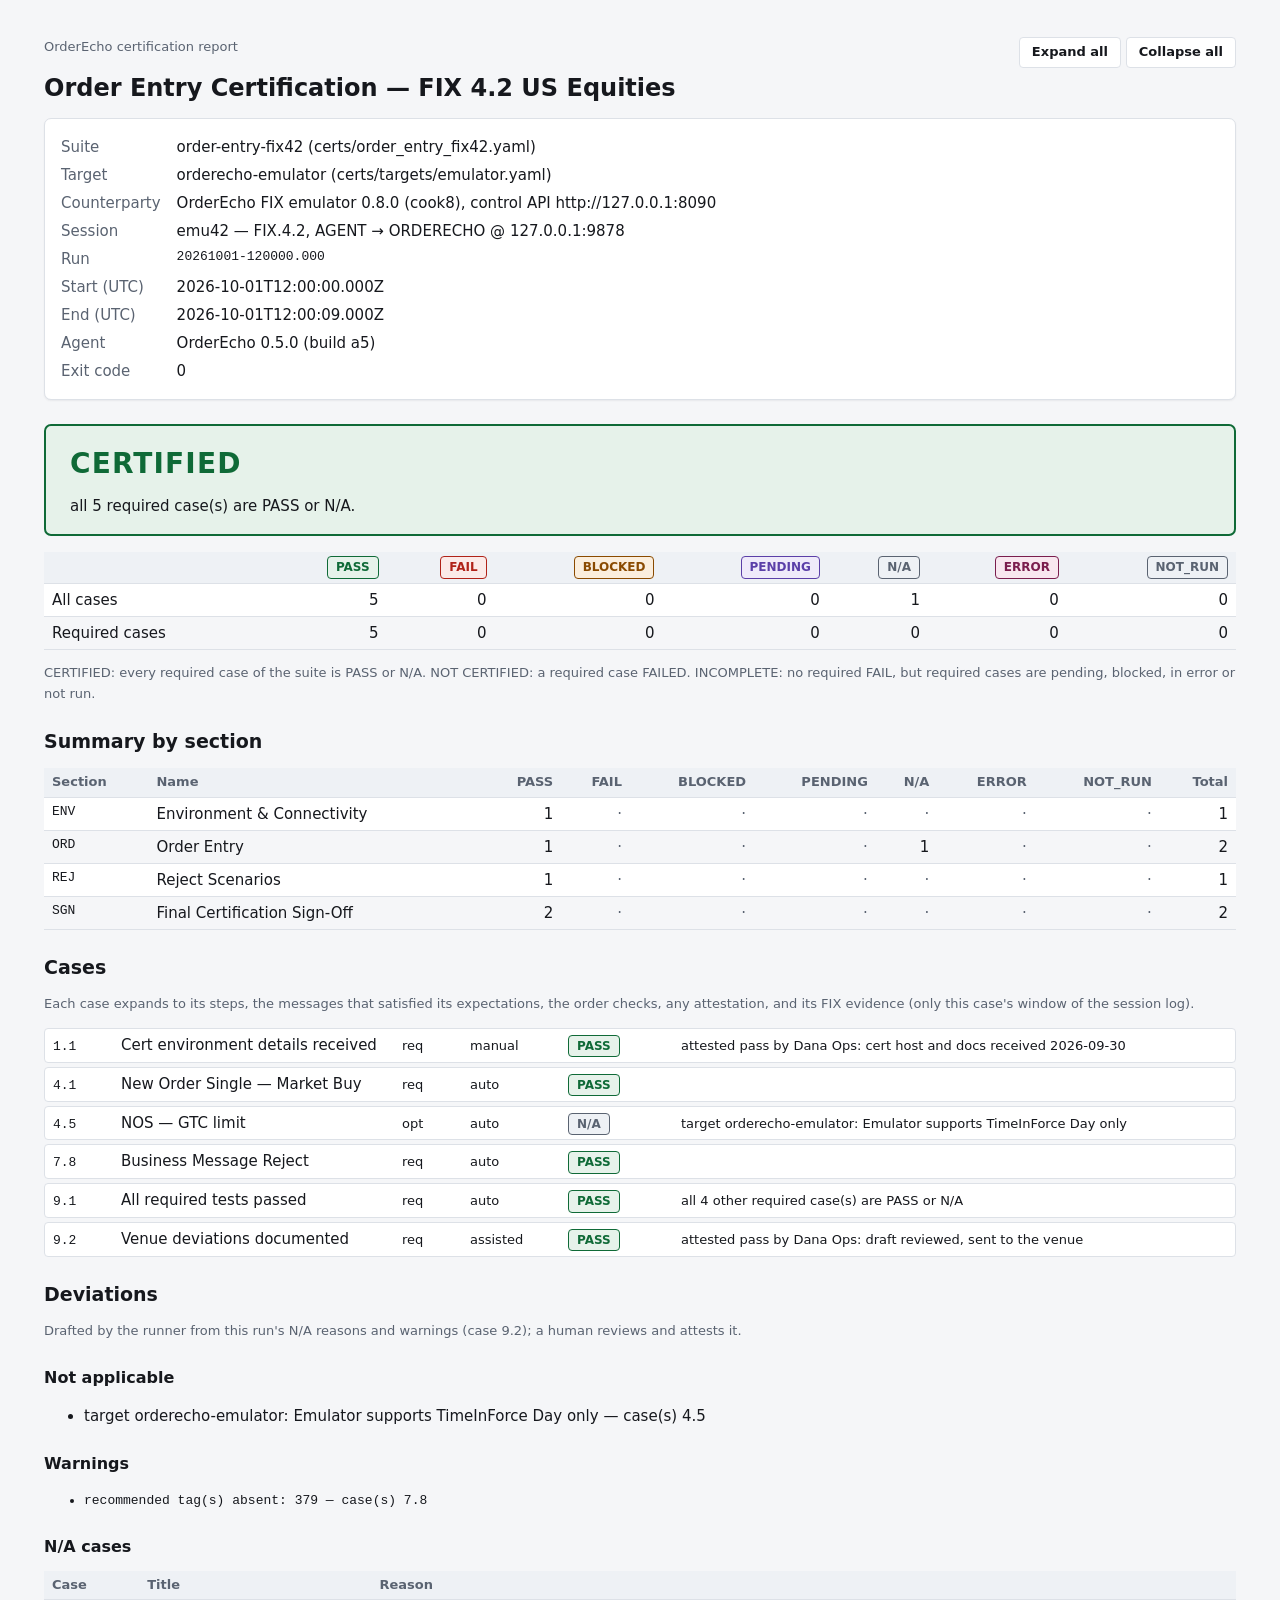
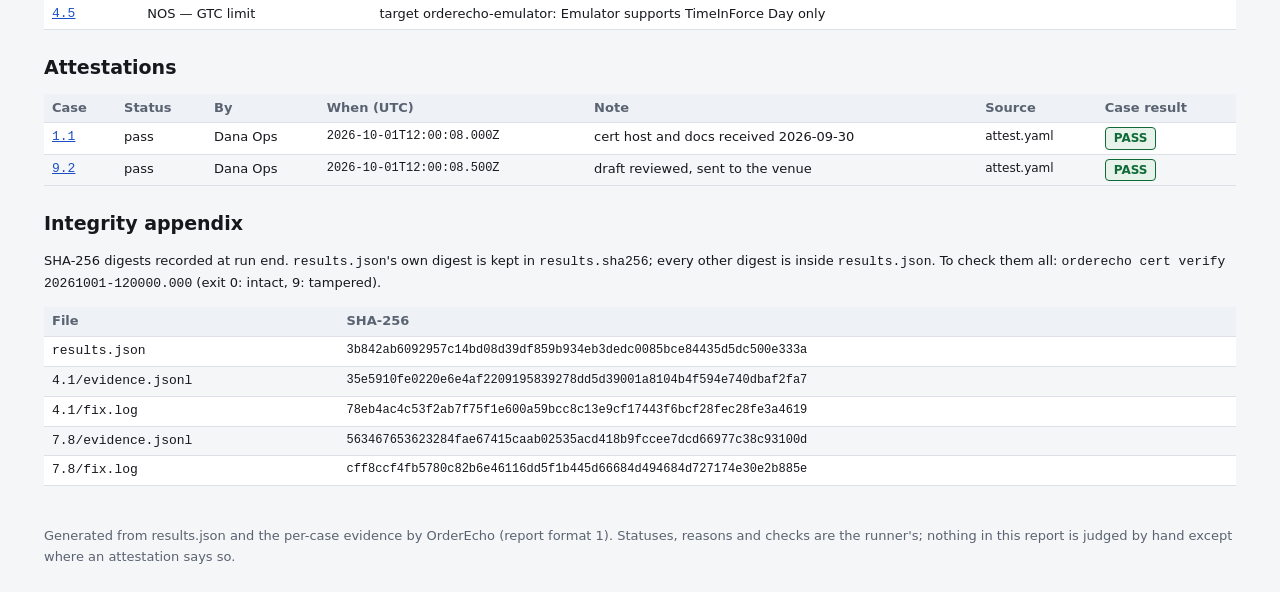
<file: internal/report/testdata/golden_report.html>
<!DOCTYPE html>
<html lang="en">
<head>
<meta charset="utf-8">
<meta name="viewport" content="width=device-width, initial-scale=1">
<title>Order Entry Certification — FIX 4.2 US Equities — CERTIFIED — run 20261001-120000.000</title>
<style>
/* OrderEcho agent -- one stylesheet for the GUI and the certification report.
 *
 * The :root block uses the same token names as the emulator's Cook 8
 * stylesheet (../OrderEchoFixEmulator/web/orderecho.css), so one design pass
 * can restyle both. Every colour, size, space and radius is a token; nothing
 * below the :root block names a colour of its own (a test enforces it).
 *
 * Fixed light theme. No external fonts, no CDNs: the GUI serves this file
 * from /assets/orderecho.css and the report inlines it.
 */

:root {
  /* --- surfaces and ink (emulator token names) ------------------------- */
  --bg: #f5f6f8;
  --surface: #ffffff;
  --surface-2: #eef1f5;
  --surface-3: #e4e8ee;
  --text: #16181d;
  --muted: #5a6371;
  --border: #dde1e7;

  /* --- one accent ------------------------------------------------------ */
  --accent: #1a4fc4;
  --accent-ink: #ffffff;
  --accent-soft: #e9eefb;

  /* --- verdicts -------------------------------------------------------- */
  --pass: #0f6a37;
  --warn: #7c5300;
  --fail: #b02218;
  --pass-soft: #e6f2ea;
  --warn-soft: #faf0dc;
  --fail-soft: #fbeae8;
  /* agent additions: the other case statuses */
  --pending: #5b3fa8;
  --pending-soft: #efeafa;
  --blocked: #8a4a00;
  --blocked-soft: #fbeedd;
  --na: #5a6371;
  --na-soft: #eef1f5;
  --error: #7a1d4d;
  --error-soft: #f8e7ef;

  /* --- FIX directions and flags ---------------------------------------- */
  --in: #0a5f8f;
  --out: #454f5c;
  --disc: #7a3d8f;
  --flag: #7c5300;
  --fill: #0f6a37;

  /* --- type ------------------------------------------------------------ */
  --font-sans: system-ui, -apple-system, "Segoe UI", Roboto, "Helvetica Neue",
               Arial, sans-serif;
  --font-mono: ui-monospace, SFMono-Regular, "SF Mono", Menlo, Consolas,
               "Liberation Mono", monospace;
  --size-base: 15px;
  --size-small: 13px;
  --size-tiny: 12px;
  --size-code: 13px;
  --line: 1.6;
  --line-tight: 1.45;

  /* --- space and shape ------------------------------------------------- */
  --s1: 4px;
  --s2: 8px;
  --s3: 12px;
  --s4: 16px;
  --s5: 24px;
  --s6: 40px;
  --radius: 7px;
  --radius-sm: 4px;

  /* --- measure --------------------------------------------------------- */
  --content: 860px;
  --sidebar: 220px;
  --wide: 1240px;

  --shadow: 0 1px 2px rgba(16, 20, 30, 0.06);
  --shadow-lifted: 0 8px 28px rgba(16, 20, 30, 0.16);
  --scrim: rgba(16, 20, 30, 0.35);
}

/* ---------------------------------------------------------------- reset */

*, *::before, *::after { box-sizing: border-box; }
html { -webkit-text-size-adjust: 100%; }
body {
  margin: 0;
  background: var(--bg);
  color: var(--text);
  font-family: var(--font-sans);
  font-size: var(--size-base);
  line-height: var(--line);
}
a { color: var(--accent); }
h1, h2, h3, h4 { line-height: var(--line-tight); margin: var(--s5) 0 var(--s3); }
h1 { font-size: 24px; }
h2 { font-size: 19px; }
h3 { font-size: 16px; }
code, pre, .mono { font-family: var(--font-mono); font-size: var(--size-code); }
small, .muted { color: var(--muted); }
.small { font-size: var(--size-small); }
.tiny { font-size: var(--size-tiny); }

/* ---------------------------------------------------------------- shell */

.shell { display: grid; grid-template-columns: var(--sidebar) 1fr; min-height: 100vh; }
.sidebar {
  background: var(--surface);
  border-right: 1px solid var(--border);
  padding: var(--s4) var(--s3);
  position: sticky; top: 0; height: 100vh;
}
.brand { font-weight: 700; padding: 0 var(--s2) var(--s4); }
.brand small { display: block; font-weight: 400; }
.nav a {
  display: block; padding: var(--s2) var(--s3); border-radius: var(--radius-sm);
  color: var(--text); text-decoration: none; margin-bottom: 2px;
}
.nav a:hover { background: var(--surface-2); }
.nav a.active { background: var(--accent-soft); color: var(--accent); font-weight: 600; }
.nav .conn { margin-top: var(--s5); padding: 0 var(--s3); font-size: var(--size-tiny); color: var(--muted); }
.content { padding: var(--s4) var(--s5) var(--s6); min-width: 0; max-width: var(--wide); }

/* ---------------------------------------------------------------- blocks */

.card {
  background: var(--surface); border: 1px solid var(--border); border-radius: var(--radius);
  box-shadow: var(--shadow); padding: var(--s4); margin-bottom: var(--s4);
}
.card h2:first-child, .card h3:first-child { margin-top: 0; }
.row { display: flex; gap: var(--s3); align-items: center; flex-wrap: wrap; }
.grid2 { display: grid; grid-template-columns: 1fr 1fr; gap: var(--s4); }
.spacer { flex: 1; }
.notice {
  border-left: 4px solid var(--accent); background: var(--accent-soft);
  padding: var(--s2) var(--s3); border-radius: var(--radius-sm); margin: var(--s3) 0;
}
.notice.warn { border-color: var(--warn); background: var(--warn-soft); }
.notice.fail { border-color: var(--fail); background: var(--fail-soft); }
.notice.emulator { border-color: var(--flag); background: var(--warn-soft); font-weight: 600; }

dl.kv { display: grid; grid-template-columns: max-content 1fr; gap: var(--s1) var(--s4); margin: 0; }
dl.kv dt { color: var(--muted); }
dl.kv dd { margin: 0; overflow-wrap: anywhere; }

/* ---------------------------------------------------------------- tables */

.table-wrap { overflow-x: auto; }
table { border-collapse: collapse; width: 100%; background: var(--surface); }
th, td { text-align: left; padding: var(--s1) var(--s2); border-bottom: 1px solid var(--border); vertical-align: top; }
th { background: var(--surface-2); font-size: var(--size-small); color: var(--muted); font-weight: 600; position: sticky; top: 0; }
tbody tr:nth-child(even) td { background: var(--bg); }
tbody tr.clickable { cursor: pointer; }
tbody tr.clickable:hover td { background: var(--surface-3); }
td.num, th.num { text-align: right; font-variant-numeric: tabular-nums; }
td.ts { white-space: nowrap; }

/* ---------------------------------------------------------------- badges */

.badge {
  display: inline-block; padding: 0 var(--s2); border: 1px solid var(--border);
  border-radius: var(--radius-sm); font-size: var(--size-tiny); font-weight: 700;
  line-height: 1.7; white-space: nowrap; background: var(--surface-2); color: var(--muted);
}
.badge.PASS, .badge.CERTIFIED, .badge.FILLED, .badge.ACTIVE { background: var(--pass-soft); color: var(--pass); border-color: var(--pass); }
.badge.WARN, .badge.PARTIALLY_FILLED { background: var(--warn-soft); color: var(--warn); border-color: var(--warn); }
.badge.FAIL, .badge.NOT-CERTIFIED, .badge.REJECTED { background: var(--fail-soft); color: var(--fail); border-color: var(--fail); }
.badge.PENDING, .badge.INCOMPLETE, .badge.running { background: var(--pending-soft); color: var(--pending); border-color: var(--pending); }
.badge.BLOCKED { background: var(--blocked-soft); color: var(--blocked); border-color: var(--blocked); }
.badge.NA, .badge.NOT_RUN, .badge.CANCELED, .badge.DISCONNECTED { background: var(--na-soft); color: var(--na); border-color: var(--na); }
.badge.ERROR, .badge.error { background: var(--error-soft); color: var(--error); border-color: var(--error); }
.badge.NEW, .badge.SENT, .badge.finished { background: var(--accent-soft); color: var(--accent); border-color: var(--accent); }
.badge.in { color: var(--in); border-color: var(--in); background: var(--surface); }
.badge.out { color: var(--out); border-color: var(--out); background: var(--surface); }
.badge.disc { color: var(--disc); border-color: var(--disc); background: var(--surface); }
.badge.INJECTED, .badge.POSSDUP, .badge.POSSRESEND { background: var(--warn-soft); color: var(--flag); border-color: var(--flag); }
.badge.BAD-FRAMING { background: var(--fail-soft); color: var(--fail); border-color: var(--fail); }

/* ---------------------------------------------------------------- verdict banner */

.verdict {
  border: 2px solid var(--border); border-radius: var(--radius); padding: var(--s4) var(--s5);
  margin: var(--s4) 0; background: var(--surface);
}
.verdict .word { font-size: 28px; font-weight: 800; letter-spacing: 0.04em; }
.verdict.CERTIFIED { border-color: var(--pass); background: var(--pass-soft); color: var(--pass); }
.verdict.NOT-CERTIFIED { border-color: var(--fail); background: var(--fail-soft); color: var(--fail); }
.verdict.INCOMPLETE { border-color: var(--pending); background: var(--pending-soft); color: var(--pending); }
.verdict p { color: var(--text); margin: var(--s2) 0 0; }

/* ---------------------------------------------------------------- forms */

label { display: block; font-size: var(--size-small); color: var(--muted); margin-bottom: var(--s1); }
input, select, textarea {
  font: inherit; color: var(--text); background: var(--surface);
  border: 1px solid var(--border); border-radius: var(--radius-sm); padding: var(--s1) var(--s2);
}
input:focus, select:focus, textarea:focus, button:focus-visible { outline: 2px solid var(--accent); outline-offset: 1px; }
.field { display: inline-block; margin: 0 var(--s3) var(--s3) 0; vertical-align: top; }
.field input[type=text], .field input[type=number] { width: 9em; }
textarea { width: 100%; min-height: 4em; }
button, .button {
  font: inherit; font-size: var(--size-small); font-weight: 600; cursor: pointer;
  padding: var(--s1) var(--s3); border-radius: var(--radius-sm);
  border: 1px solid var(--border); background: var(--surface); color: var(--text); text-decoration: none;
  display: inline-block;
}
button:hover, .button:hover { background: var(--surface-3); }
button.primary { background: var(--accent); border-color: var(--accent); color: var(--accent-ink); }
button.danger { color: var(--fail); border-color: var(--fail); }
button:disabled { opacity: 0.5; cursor: default; }

/* ---------------------------------------------------------------- FIX feed */

.feed { font-family: var(--font-mono); font-size: var(--size-code); }
.feed .msg { display: grid; grid-template-columns: 7.5em 3.2em 4.2em 12em 1fr; gap: var(--s2);
  padding: 2px var(--s2); border-bottom: 1px solid var(--surface-2); cursor: pointer; }
.feed .msg:hover { background: var(--surface-3); }
.feed .msg.head, .feed .msg.head:hover { cursor: default; background: transparent; font-weight: 600; }
.feed .msg.in .dir { color: var(--in); }
.feed .msg.out .dir { color: var(--out); }
.feed .msg.disc .dir { color: var(--disc); }
.feed .msg .line { overflow-wrap: anywhere; }
pre.raw, .raw {
  font-family: var(--font-mono); font-size: var(--size-code); background: var(--surface-2);
  border: 1px solid var(--border); border-radius: var(--radius-sm); padding: var(--s2) var(--s3);
  white-space: pre-wrap; overflow-wrap: anywhere; margin: var(--s2) 0;
}

/* ---------------------------------------------------------------- modal */

.modal-back { position: fixed; inset: 0; background: var(--scrim); display: flex; align-items: flex-start;
  justify-content: center; padding: var(--s6) var(--s4); z-index: 10; overflow-y: auto; }
.modal { background: var(--surface); border-radius: var(--radius); box-shadow: var(--shadow-lifted);
  padding: var(--s5); width: min(1000px, 100%); }
.modal header { display: flex; align-items: center; gap: var(--s3); }
.modal header h2 { margin: 0; flex: 1; }
.hidden { display: none !important; }
.toast { position: fixed; right: var(--s4); bottom: var(--s4); background: var(--surface); border: 1px solid var(--border);
  border-left: 4px solid var(--accent); box-shadow: var(--shadow-lifted); padding: var(--s3) var(--s4);
  border-radius: var(--radius-sm); max-width: 520px; z-index: 20; }
.toast.error { border-left-color: var(--fail); }
.progress { height: 8px; background: var(--surface-2); border-radius: var(--radius-sm); overflow: hidden; }
.progress > div { height: 100%; background: var(--accent); }

/* ---------------------------------------------------------------- report */

.report { max-width: var(--wide); margin: 0 auto; padding: var(--s5); }
.report header.top h1 { margin-top: 0; }
.report section { margin-top: var(--s5); }
.report details.case { border: 1px solid var(--border); border-radius: var(--radius-sm); margin: var(--s1) 0; background: var(--surface); }
.report details.case > summary { cursor: pointer; padding: var(--s1) var(--s2); list-style: none;
  display: grid; grid-template-columns: 4em 1fr 4em 6em 7em 2fr; gap: var(--s2); align-items: baseline; }
.report details.case > summary::-webkit-details-marker { display: none; }
.report details.case[open] > summary { background: var(--surface-2); }
.report .case-body { padding: var(--s2) var(--s3) var(--s3); }
.report .case-body h4 { margin: var(--s3) 0 var(--s1); font-size: var(--size-small); color: var(--muted); text-transform: uppercase; letter-spacing: 0.05em; }
.report .hash { font-family: var(--font-mono); font-size: var(--size-tiny); overflow-wrap: anywhere; }
.report .tools { float: right; }
.report footer { margin-top: var(--s6); color: var(--muted); font-size: var(--size-small); }

/* ---------------------------------------------------------------- responsive */

@media (max-width: 1100px) {
  .shell { grid-template-columns: 180px 1fr; }
  .content { padding: var(--s3); }
  .grid2 { grid-template-columns: 1fr; }
}

/* ---------------------------------------------------------------- print */

@media print {
  @page { margin: 14mm; }
  body { background: var(--surface); font-size: 11pt; }
  .sidebar, .report .tools, button, .noprint { display: none !important; }
  .shell { display: block; }
  .report { padding: 0; max-width: none; }
  .report section { break-before: page; }
  .report section.first { break-before: auto; }
  .report details.case { break-inside: avoid-page; }
  .report details.case > summary { background: var(--surface-2); }
  details::details-content { content-visibility: visible; display: block; }
  pre.raw { white-space: pre-wrap; }
  th { position: static; }
  a { color: var(--text); text-decoration: none; }
}

</style>
</head>
<body>
<main class="report">

<header class="top">
<div class="tools noprint"><button type="button" id="expand-all">Expand all</button> <button type="button" id="collapse-all">Collapse all</button></div>
<p class="muted small">OrderEcho certification report</p>
<h1>Order Entry Certification — FIX 4.2 US Equities</h1>
<div class="card">
<dl class="kv">
<dt>Suite</dt><dd>order-entry-fix42 (certs/order_entry_fix42.yaml)</dd>
<dt>Target</dt><dd>orderecho-emulator (certs/targets/emulator.yaml)</dd>
<dt>Counterparty</dt><dd>OrderEcho FIX emulator 0.8.0 (cook8), control API http://127.0.0.1:8090</dd>
<dt>Session</dt><dd>emu42 — FIX.4.2, AGENT → ORDERECHO @ 127.0.0.1:9878</dd>
<dt>Run</dt><dd class="mono">20261001-120000.000</dd>
<dt>Start (UTC)</dt><dd>2026-10-01T12:00:00.000Z</dd>
<dt>End (UTC)</dt><dd>2026-10-01T12:00:09.000Z</dd>
<dt>Agent</dt><dd>OrderEcho 0.5.0 (build a5)</dd>
<dt>Exit code</dt><dd>0</dd>


</dl>
</div>
</header>

<section class="first" id="verdict">
<div class="verdict CERTIFIED">
<div class="word">CERTIFIED</div>
<p>all 5 required case(s) are PASS or N/A.</p>
</div>
<div class="table-wrap">
<table>
<thead><tr><th></th><th class="num"><span class="badge PASS">PASS</span></th><th class="num"><span class="badge FAIL">FAIL</span></th><th class="num"><span class="badge BLOCKED">BLOCKED</span></th><th class="num"><span class="badge PENDING">PENDING</span></th><th class="num"><span class="badge NA">N/A</span></th><th class="num"><span class="badge ERROR">ERROR</span></th><th class="num"><span class="badge NOT_RUN">NOT_RUN</span></th></tr></thead>
<tbody>
<tr><td>All cases</td><td class="num">5</td><td class="num">0</td><td class="num">0</td><td class="num">0</td><td class="num">1</td><td class="num">0</td><td class="num">0</td></tr>
<tr><td>Required cases</td><td class="num">5</td><td class="num">0</td><td class="num">0</td><td class="num">0</td><td class="num">0</td><td class="num">0</td><td class="num">0</td></tr>
</tbody>
</table>
</div>
<p class="small muted">CERTIFIED: every required case of the suite is PASS or N/A. NOT CERTIFIED: a required case FAILED. INCOMPLETE: no required FAIL, but required cases are pending, blocked, in error or not run.</p>
</section>

<section class="first" id="sections">
<h2>Summary by section</h2>
<div class="table-wrap">
<table>
<thead><tr><th>Section</th><th>Name</th><th class="num">PASS</th><th class="num">FAIL</th><th class="num">BLOCKED</th><th class="num">PENDING</th><th class="num">N/A</th><th class="num">ERROR</th><th class="num">NOT_RUN</th><th class="num">Total</th></tr></thead>
<tbody>
<tr><td class="mono">ENV</td><td>Environment &amp; Connectivity</td><td class="num">1</td><td class="num"><span class="muted">·</span></td><td class="num"><span class="muted">·</span></td><td class="num"><span class="muted">·</span></td><td class="num"><span class="muted">·</span></td><td class="num"><span class="muted">·</span></td><td class="num"><span class="muted">·</span></td><td class="num">1</td></tr>
<tr><td class="mono">ORD</td><td>Order Entry</td><td class="num">1</td><td class="num"><span class="muted">·</span></td><td class="num"><span class="muted">·</span></td><td class="num"><span class="muted">·</span></td><td class="num">1</td><td class="num"><span class="muted">·</span></td><td class="num"><span class="muted">·</span></td><td class="num">2</td></tr>
<tr><td class="mono">REJ</td><td>Reject Scenarios</td><td class="num">1</td><td class="num"><span class="muted">·</span></td><td class="num"><span class="muted">·</span></td><td class="num"><span class="muted">·</span></td><td class="num"><span class="muted">·</span></td><td class="num"><span class="muted">·</span></td><td class="num"><span class="muted">·</span></td><td class="num">1</td></tr>
<tr><td class="mono">SGN</td><td>Final Certification Sign-Off</td><td class="num">2</td><td class="num"><span class="muted">·</span></td><td class="num"><span class="muted">·</span></td><td class="num"><span class="muted">·</span></td><td class="num"><span class="muted">·</span></td><td class="num"><span class="muted">·</span></td><td class="num"><span class="muted">·</span></td><td class="num">2</td></tr>
</tbody>
</table>
</div>
</section>

<section id="cases">
<h2>Cases</h2>
<p class="small muted">Each case expands to its steps, the messages that satisfied its expectations, the order checks, any attestation, and its FIX evidence (only this case's window of the session log).</p>
<div class="report-cases">
<details class="case" id="case-1.1">
<summary><span class="mono">1.1</span><span>Cert environment details received</span><span class="small">req</span><span class="small">manual</span><span><span class="badge PASS">PASS</span></span><span class="small">attested pass by Dana Ops: cert host and docs received 2026-09-30</span></summary>
<div class="case-body">
<p class="small"><strong>Task:</strong> Obtain cert host, port and documentation package</p>

<h4>Steps</h4>
<div class="table-wrap"><table class="small">
<thead><tr><th>#</th><th>Type</th><th>Time (UTC)</th><th>Outcome</th><th>Detail</th></tr></thead>
<tbody><tr><td class="num">1</td><td>attestation</td><td class="mono tiny ts">2026-10-01T12:00:00.100Z</td><td><span class="badge PASS">PASS</span></td><td class="mono tiny">attested pass by Dana Ops: cert host and docs received 2026-09-30</td></tr></tbody>
</table></div>


<h4>Attestation</h4>
<dl class="kv small"><dt>Status</dt><dd>pass</dd><dt>By</dt><dd>Dana Ops</dd><dt>When</dt><dd>2026-10-01T12:00:08.000Z</dd><dt>Note</dt><dd>cert host and docs received 2026-09-30</dd><dt>Source</dt><dd>attest.yaml</dd></dl>
<h4>FIX evidence</h4>
<p class="small muted">no FIX evidence: this case did not talk to the session (manual, PASS).</p>
</div>
</details>
<details class="case" id="case-4.1">
<summary><span class="mono">4.1</span><span>New Order Single — Market Buy</span><span class="small">req</span><span class="small">auto</span><span><span class="badge PASS">PASS</span></span><span class="small"></span></summary>
<div class="case-body">
<p class="small"><strong>Task:</strong> Submit a market buy order and confirm acknowledgement <span class="muted">· 2026-10-01T12:00:01.000Z → 2026-10-01T12:00:02.500Z</span></p>

<h4>Steps</h4>
<div class="table-wrap"><table class="small">
<thead><tr><th>#</th><th>Type</th><th>Time (UTC)</th><th>Outcome</th><th>Detail</th></tr></thead>
<tbody><tr><td class="num">1</td><td>send</td><td class="mono tiny ts">2026-10-01T12:00:01.100Z</td><td><span class="badge PASS">PASS</span></td><td class="mono tiny">D 11=OE-20261001-120000.000-1 buy 100 AAPL mkt</td></tr><tr><td class="num">2</td><td>expect</td><td class="mono tiny ts">2026-10-01T12:00:01.600Z</td><td><span class="badge PASS">PASS</span></td><td class="mono tiny">matched 35=8 seq=2 11=OE-20261001-120000.000-1 150=0 39=0</td></tr><tr><td class="num">3</td><td>expect</td><td class="mono tiny ts">2026-10-01T12:00:02.100Z</td><td><span class="badge PASS">PASS</span></td><td class="mono tiny">matched 35=8 seq=3 11=OE-20261001-120000.000-1 150=2 39=2 32=100 31=227.50</td></tr><tr><td class="num">4</td><td>checks</td><td class="mono tiny ts">2026-10-01T12:00:02.200Z</td><td><span class="badge PASS">PASS</span></td><td class="mono tiny">timeline: 1 chain(s), all 11 checks PASS</td></tr></tbody>
</table></div>
<h4>Expectations matched</h4>
<ul class="small mono"><li>35=8 seq=2 11=OE-20261001-120000.000-1 150=0 39=0</li><li>35=8 seq=3 11=OE-20261001-120000.000-1 150=2 39=2 32=100 31=227.50</li></ul>
<h4>Order checks</h4>
<p class="small"><strong>_1</strong> <span class="mono">OE-20261001-120000.000-1</span> — verdict <span class="badge PASS">PASS</span></p>
<div class="table-wrap"><table class="small"><thead><tr><th>Check</th><th>Status</th><th>Explanation</th></tr></thead>
<tbody><tr><td class="mono">cum_qty_monotonic</td><td><span class="badge PASS">PASS</span></td><td>cum_qty_monotonic holds for every report of the chain</td></tr><tr><td class="mono">working_quantities</td><td><span class="badge PASS">PASS</span></td><td>working_quantities holds for every report of the chain</td></tr><tr><td class="mono">terminal_quantities</td><td><span class="badge PASS">PASS</span></td><td>terminal_quantities holds for every report of the chain</td></tr><tr><td class="mono">fill_quantities_sum</td><td><span class="badge PASS">PASS</span></td><td>fill_quantities_sum holds for every report of the chain</td></tr><tr><td class="mono">avg_px</td><td><span class="badge PASS">PASS</span></td><td>avg_px holds for every report of the chain</td></tr><tr><td class="mono">exec_ids_unique</td><td><span class="badge PASS">PASS</span></td><td>exec_ids_unique holds for every report of the chain</td></tr><tr><td class="mono">order_id_constant</td><td><span class="badge PASS">PASS</span></td><td>order_id_constant holds for every report of the chain</td></tr><tr><td class="mono">nothing_after_terminal</td><td><span class="badge PASS">PASS</span></td><td>nothing_after_terminal holds for every report of the chain</td></tr><tr><td class="mono">version_rules</td><td><span class="badge PASS">PASS</span></td><td>version_rules holds for every report of the chain</td></tr><tr><td class="mono">requests_answered</td><td><span class="badge PASS">PASS</span></td><td>requests_answered holds for every report of the chain</td></tr><tr><td class="mono">framing_intact</td><td><span class="badge PASS">PASS</span></td><td>framing_intact holds for every report of the chain</td></tr></tbody></table></div>


<h4>FIX evidence</h4>
<div class="table-wrap"><table class="small">
<thead><tr><th>Time (UTC)</th><th>Dir</th><th>Seq</th><th>Message</th><th></th></tr></thead>
<tbody><tr><td class="mono tiny ts">20261001-12:00:01.100</td><td><span class="badge out">out</span></td><td class="num mono">2</td><td class="mono tiny">NewOrderSingle ClOrdID=OE-20261001-120000.000-1 Symbol=AAPL Side=1(Buy) OrderQty=100 OrdType=1(Market)</td><td></td></tr><tr><td class="mono tiny ts">20261001-12:00:01.600</td><td><span class="badge in">in</span></td><td class="num mono">2</td><td class="mono tiny">ExecutionReport ClOrdID=OE-20261001-120000.000-1 OrderID=O-1 ExecType=0(New) OrdStatus=0(New) Symbol=AAPL LastQty=0 LastPx=0 CumQty=0 LeavesQty=100 AvgPx=0</td><td></td></tr><tr><td class="mono tiny ts">20261001-12:00:02.100</td><td><span class="badge in">in</span></td><td class="num mono">3</td><td class="mono tiny">ExecutionReport ClOrdID=OE-20261001-120000.000-1 OrderID=O-1 ExecType=2(Fill) OrdStatus=2(Filled) Symbol=AAPL LastQty=100 LastPx=227.50 CumQty=100 LeavesQty=0 AvgPx=227.5000</td><td></td></tr></tbody>
</table></div>
<pre class="raw">20261001-12:00:01.100 OUT  seq=2    35=D  8=FIX.4.2|9=140|35=D|49=AGENT|56=ORDERECHO|34=2|52=20261001-12:00:01.100|11=OE-20261001-120000.000-1|21=1|55=AAPL|54=1|60=20261001-12:00:01.099|38=100|40=1|10=101|
20261001-12:00:01.600 IN   seq=2    35=8  8=FIX.4.2|9=250|35=8|49=ORDERECHO|56=AGENT|34=2|52=20261001-12:00:01.600|37=O-1|11=OE-20261001-120000.000-1|17=E-1|20=0|150=0|39=0|55=AAPL|54=1|38=100|40=1|32=0|31=0|151=100|14=0|6=0|10=102|
20261001-12:00:02.100 IN   seq=3    35=8  8=FIX.4.2|9=260|35=8|49=ORDERECHO|56=AGENT|34=3|52=20261001-12:00:02.100|37=O-1|11=OE-20261001-120000.000-1|17=E-2|20=0|150=2|39=2|55=AAPL|54=1|38=100|40=1|32=100|31=227.50|151=0|14=100|6=227.5000|10=103|
</pre>
<p class="tiny muted">4.1/fix.log: 3 line(s); 4.1/evidence.jsonl: 2 record(s).</p>
</div>
</details>
<details class="case" id="case-4.5">
<summary><span class="mono">4.5</span><span>NOS — GTC limit</span><span class="small">opt</span><span class="small">auto</span><span><span class="badge NA">N/A</span></span><span class="small">target orderecho-emulator: Emulator supports TimeInForce Day only</span></summary>
<div class="case-body">
<p class="small"><strong>Task:</strong> Submit a GTC limit order</p>

<h4>Steps</h4>
<p class="small muted">No steps recorded.</p>



<h4>FIX evidence</h4>
<p class="small muted">no FIX evidence: this case did not talk to the session (auto, N/A).</p>
</div>
</details>
<details class="case" id="case-7.8">
<summary><span class="mono">7.8</span><span>Business Message Reject</span><span class="small">req</span><span class="small">auto</span><span><span class="badge PASS">PASS</span></span><span class="small"></span></summary>
<div class="case-body">
<p class="small"><strong>Task:</strong> Send a message missing a conditionally required field; expect 35=j &lt;script&gt;alert(1)&lt;/script&gt; <span class="muted">· 2026-10-01T12:00:04.900Z → 2026-10-01T12:00:05.300Z</span></p>
<div class="notice warn small"><div>step 3 (assert_received): recommended tag(s) absent: 379</div></div>
<h4>Steps</h4>
<div class="table-wrap"><table class="small">
<thead><tr><th>#</th><th>Type</th><th>Time (UTC)</th><th>Outcome</th><th>Detail</th></tr></thead>
<tbody><tr><td class="num">1</td><td>send</td><td class="mono tiny ts">2026-10-01T12:00:05.000Z</td><td><span class="badge PASS">PASS</span></td><td class="mono tiny">raw seq=5 35=D|11=OE-20261001-120000.000-R1|55=AAPL</td></tr><tr><td class="num">2</td><td>expect</td><td class="mono tiny ts">2026-10-01T12:00:05.200Z</td><td><span class="badge PASS">PASS</span></td><td class="mono tiny">matched 35=j seq=5 45=5 380=5</td></tr><tr><td class="num">3</td><td>assert_received</td><td class="mono tiny ts">2026-10-01T12:00:05.210Z</td><td><span class="badge WARN">WARN</span></td><td class="mono tiny">35=j has 45, 380; recommended tag(s) absent: 379</td></tr></tbody>
</table></div>
<h4>Expectations matched</h4>
<ul class="small mono"><li>35=j seq=5 45=5 380=5</li></ul>


<h4>FIX evidence</h4>
<div class="table-wrap"><table class="small">
<thead><tr><th>Time (UTC)</th><th>Dir</th><th>Seq</th><th>Message</th><th></th></tr></thead>
<tbody><tr><td class="mono tiny ts">20261001-12:00:05.000</td><td><span class="badge out">out</span></td><td class="num mono">5</td><td class="mono tiny">NewOrderSingle ClOrdID=OE-20261001-120000.000-R1 Symbol=AAPL</td><td><span class="badge INJECTED">INJECTED</span> </td></tr><tr><td class="mono tiny ts">20261001-12:00:05.200</td><td><span class="badge in">in</span></td><td class="num mono">5</td><td class="mono tiny">BusinessMessageReject RefSeqNum=5 RefMsgType=D BusinessRejectReason=5(Conditionally required field missing) Text=Conditionally required field missing</td><td><span class="badge POSSDUP">POSSDUP</span> </td></tr></tbody>
</table></div>
<pre class="raw">20261001-12:00:05.000 OUT  seq=5    35=D  8=FIX.4.2|9=90|35=D|49=AGENT|56=ORDERECHO|34=5|52=20261001-12:00:05.000|11=OE-20261001-120000.000-R1|55=AAPL|10=104|  # injected: deliberately incomplete
20261001-12:00:05.200 IN   seq=5    35=j  8=FIX.4.2|9=110|35=j|49=ORDERECHO|56=AGENT|34=5|52=20261001-12:00:05.200|45=5|372=D|380=5|58=Conditionally required field missing|43=Y|10=105|
</pre>
<p class="tiny muted">7.8/fix.log: 2 line(s); 7.8/evidence.jsonl: 1 record(s).</p>
</div>
</details>
<details class="case" id="case-9.1">
<summary><span class="mono">9.1</span><span>All required tests passed</span><span class="small">req</span><span class="small">auto</span><span><span class="badge PASS">PASS</span></span><span class="small">all 4 other required case(s) are PASS or N/A</span></summary>
<div class="case-body">
<p class="small"><strong>Task:</strong> Confirm all Required tests have status = Pass before submitting for certification</p>

<h4>Steps</h4>
<div class="table-wrap"><table class="small">
<thead><tr><th>#</th><th>Type</th><th>Time (UTC)</th><th>Outcome</th><th>Detail</th></tr></thead>
<tbody><tr><td class="num">1</td><td>review</td><td class="mono tiny ts">2026-10-01T12:00:09.000Z</td><td><span class="badge PASS">PASS</span></td><td class="mono tiny">all 4 other required case(s) are PASS or N/A</td></tr></tbody>
</table></div>



<h4>FIX evidence</h4>
<p class="small muted">no FIX evidence: this case did not talk to the session (auto, PASS).</p>
</div>
</details>
<details class="case" id="case-9.2">
<summary><span class="mono">9.2</span><span>Venue deviations documented</span><span class="small">req</span><span class="small">assisted</span><span><span class="badge PASS">PASS</span></span><span class="small">attested pass by Dana Ops: draft reviewed, sent to the venue</span></summary>
<div class="case-body">
<p class="small"><strong>Task:</strong> Document any exchange-specific behavior deviations from FIX 4.2 spec</p>

<h4>Steps</h4>
<div class="table-wrap"><table class="small">
<thead><tr><th>#</th><th>Type</th><th>Time (UTC)</th><th>Outcome</th><th>Detail</th></tr></thead>
<tbody><tr><td class="num">1</td><td>review</td><td class="mono tiny ts">2026-10-01T12:00:09.000Z</td><td><span class="badge PASS">PASS</span></td><td class="mono tiny">deviations drafted: 1 N/A reason(s), 1 distinct warning(s) (deviations.md)</td></tr><tr><td class="num">2</td><td>attestation</td><td class="mono tiny ts">2026-10-01T12:00:09.000Z</td><td><span class="badge PASS">PASS</span></td><td class="mono tiny">attested pass by Dana Ops: draft reviewed, sent to the venue</td></tr></tbody>
</table></div>


<h4>Attestation</h4>
<dl class="kv small"><dt>Status</dt><dd>pass</dd><dt>By</dt><dd>Dana Ops</dd><dt>When</dt><dd>2026-10-01T12:00:08.500Z</dd><dt>Note</dt><dd>draft reviewed, sent to the venue</dd><dt>Source</dt><dd>attest.yaml</dd></dl>
<h4>FIX evidence</h4>
<p class="small muted">no FIX evidence: this case did not talk to the session (assisted, PASS).</p>
</div>
</details>
</div>
</section>

<section id="deviations">
<h2>Deviations</h2>
<p class="small muted">Drafted by the runner from this run's N/A reasons and warnings (case 9.2); a human reviews and attests it.</p>
<h3>Not applicable</h3>
<ul><li>target orderecho-emulator: Emulator supports TimeInForce Day only — case(s) 4.5</li></ul>
<h3>Warnings</h3>
<ul><li class="mono small">recommended tag(s) absent: 379 — case(s) 7.8</li></ul>

<h3>N/A cases</h3>
<div class="table-wrap"><table class="small"><thead><tr><th>Case</th><th>Title</th><th>Reason</th></tr></thead>
<tbody><tr><td class="mono"><a href="#case-4.5">4.5</a></td><td>NOS — GTC limit</td><td>target orderecho-emulator: Emulator supports TimeInForce Day only</td></tr></tbody></table></div>
</section>

<section id="attestations">
<h2>Attestations</h2>
<div class="table-wrap"><table class="small"><thead><tr><th>Case</th><th>Status</th><th>By</th><th>When (UTC)</th><th>Note</th><th>Source</th><th>Case result</th></tr></thead>
<tbody><tr><td class="mono"><a href="#case-1.1">1.1</a></td><td>pass</td><td>Dana Ops</td><td class="mono tiny ts">2026-10-01T12:00:08.000Z</td><td>cert host and docs received 2026-09-30</td><td class="tiny">attest.yaml</td><td><span class="badge PASS">PASS</span></td></tr><tr><td class="mono"><a href="#case-9.2">9.2</a></td><td>pass</td><td>Dana Ops</td><td class="mono tiny ts">2026-10-01T12:00:08.500Z</td><td>draft reviewed, sent to the venue</td><td class="tiny">attest.yaml</td><td><span class="badge PASS">PASS</span></td></tr></tbody></table></div>

</section>

<section id="integrity">
<h2>Integrity appendix</h2>
<p class="small">SHA-256 digests recorded at run end. <span class="mono">results.json</span>'s own digest is kept in <span class="mono">results.sha256</span>; every other digest is inside <span class="mono">results.json</span>. To check them all: <code>orderecho cert verify 20261001-120000.000</code> (exit 0: intact, 9: tampered).</p>
<div class="table-wrap"><table class="small"><thead><tr><th>File</th><th>SHA-256</th></tr></thead>
<tbody><tr><td class="mono">results.json</td><td class="hash">3b842ab6092957c14bd08d39df859b934eb3dedc0085bce84435d5dc500e333a</td></tr>
<tr><td class="mono">4.1/evidence.jsonl</td><td class="hash">35e5910fe0220e6e4af2209195839278dd5d39001a8104b4f594e740dbaf2fa7</td></tr>
<tr><td class="mono">4.1/fix.log</td><td class="hash">78eb4ac4c53f2ab7f75f1e600a59bcc8c13e9cf17443f6bcf28fec28fe3a4619</td></tr>
<tr><td class="mono">7.8/evidence.jsonl</td><td class="hash">563467653623284fae67415caab02535acd418b9fccee7dcd66977c38c93100d</td></tr>
<tr><td class="mono">7.8/fix.log</td><td class="hash">cff8ccf4fb5780c82b6e46116dd5f1b445d66684d494684d727174e30e2b885e</td></tr>
</tbody></table></div>

</section>

<footer>Generated from results.json and the per-case evidence by OrderEcho (report format 1). Statuses, reasons and checks are the runner's; nothing in this report is judged by hand except where an attestation says so.</footer>
</main>
<script>
(function () {
  function all(open) { document.querySelectorAll('details.case').forEach(function (d) { d.open = open; }); }
  var e = document.getElementById('expand-all'), c = document.getElementById('collapse-all');
  if (e) e.addEventListener('click', function () { all(true); });
  if (c) c.addEventListener('click', function () { all(false); });
  window.addEventListener('beforeprint', function () { all(true); });
})();
</script>
</body>
</html>
</file>
